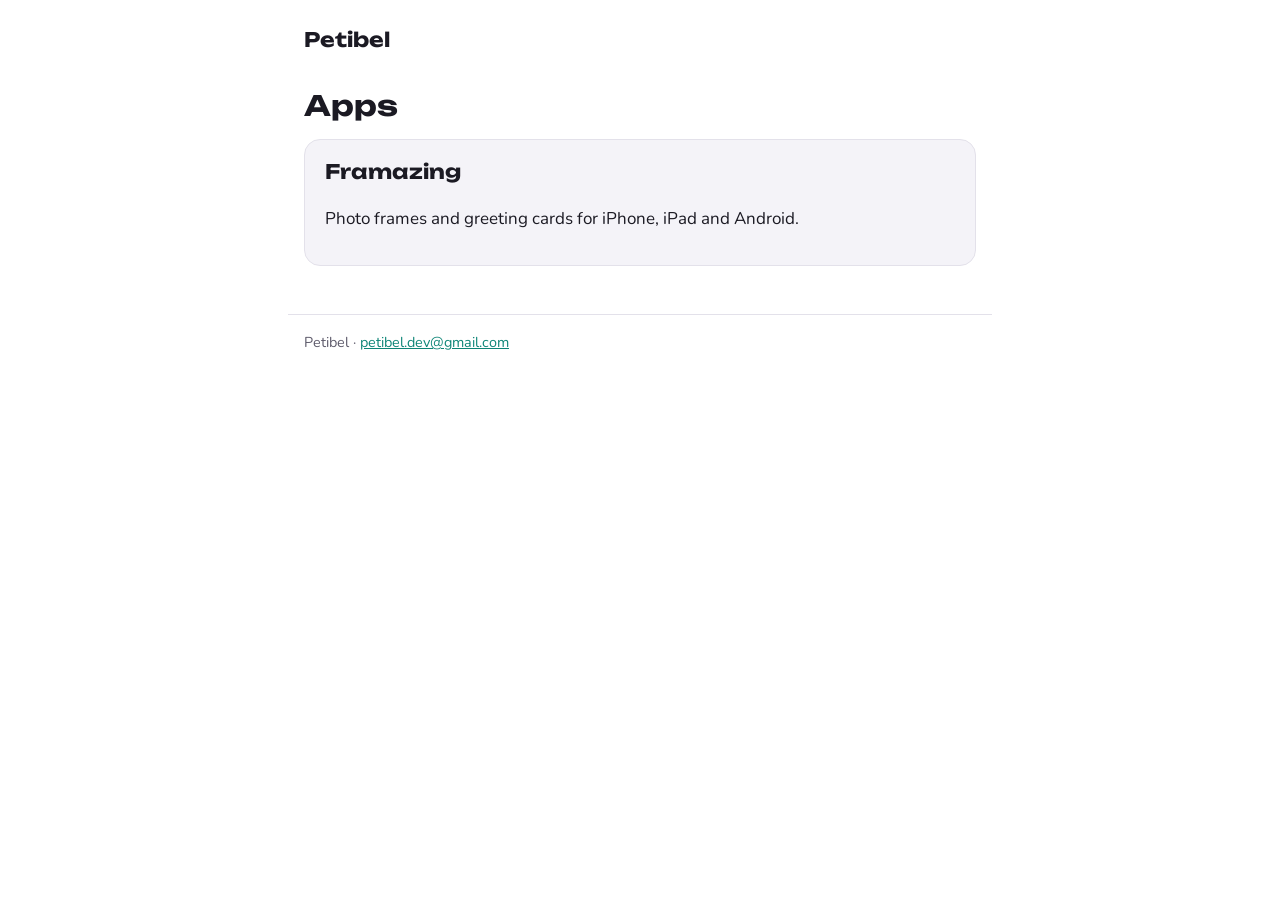
<file: index.html>
<!doctype html>
<html lang="en">
  <head>
    <meta charset="utf-8" />
    <meta name="viewport" content="width=device-width, initial-scale=1" />
    <title>Petibel Apps</title>
    <meta name="description" content="Apps by Petibel." />
    <link rel="preconnect" href="https://fonts.googleapis.com" />
    <link rel="preconnect" href="https://fonts.gstatic.com" crossorigin />
    <link href="https://fonts.googleapis.com/css2?family=Nunito:wght@400;700&family=Unbounded:wght@700&display=swap" rel="stylesheet" />
    <link rel="stylesheet" href="/style.css" />
  </head>
  <body>
    <header>
      <span class="brand">Petibel</span>
    </header>
    <main>
      <h1>Apps</h1>
      <div class="card">
        <a class="brand" href="/framazing/">Framazing</a>
        <p>Photo frames and greeting cards for iPhone, iPad and Android.</p>
      </div>
    </main>
    <footer>Petibel · <a href="mailto:petibel.dev@gmail.com">petibel.dev@gmail.com</a></footer>
  </body>
</html>
</file>
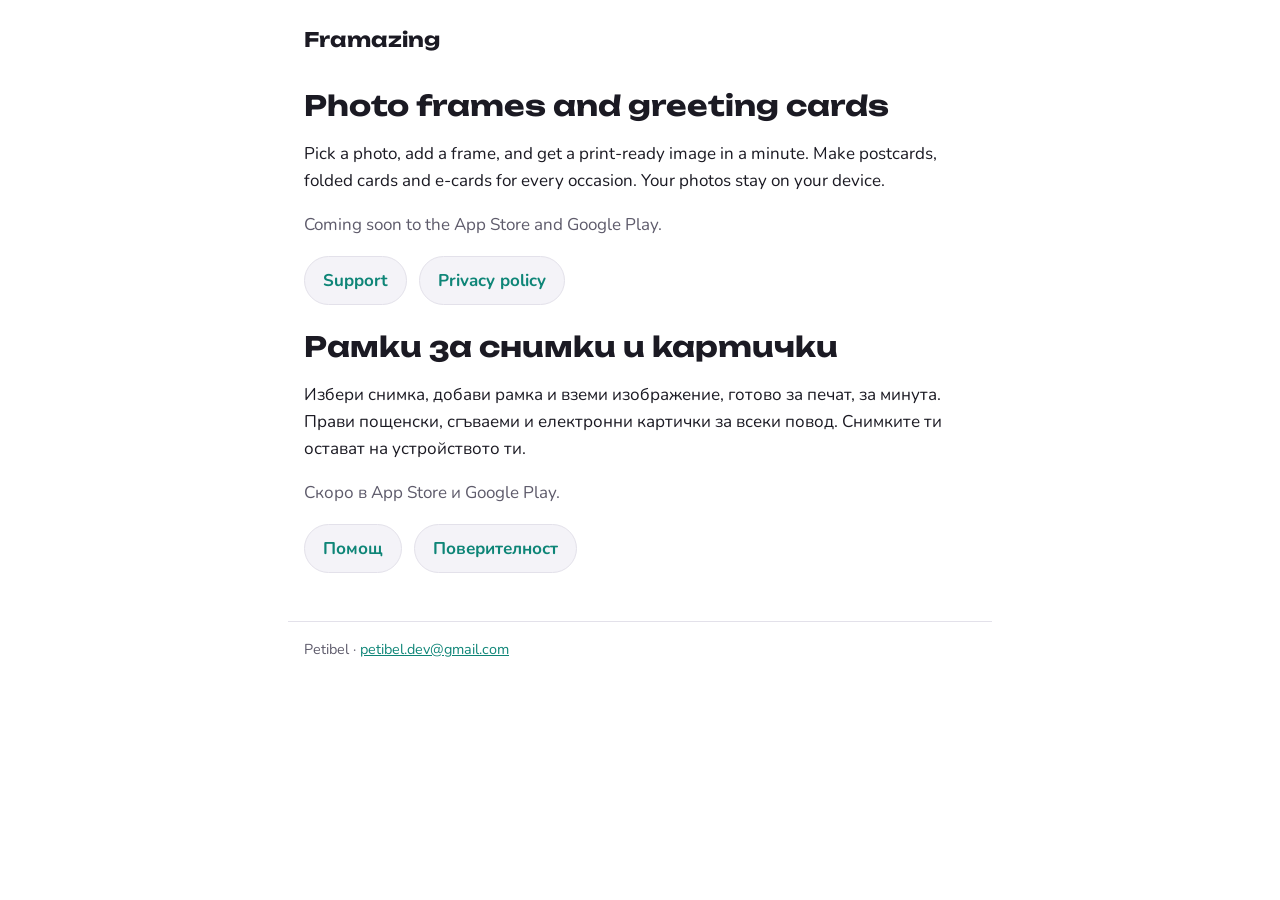
<file: framazing/index.html>
<!doctype html>
<html lang="en">
  <head>
    <meta charset="utf-8" />
    <meta name="viewport" content="width=device-width, initial-scale=1" />
    <title>Framazing</title>
    <meta name="description" content="Framazing (Рамкастично): photo frames and greeting cards for iPhone, iPad and Android." />
    <link rel="preconnect" href="https://fonts.googleapis.com" />
    <link rel="preconnect" href="https://fonts.gstatic.com" crossorigin />
    <link href="https://fonts.googleapis.com/css2?family=Nunito:wght@400;700&family=Unbounded:wght@700&display=swap" rel="stylesheet" />
    <link rel="stylesheet" href="/style.css" />
  </head>
  <body>
    <header>
      <span class="brand">Framazing</span>
    </header>
    <main>
      <h1>Photo frames and greeting cards</h1>
      <p>
        Pick a photo, add a frame, and get a print-ready image in a minute. Make postcards,
        folded cards and e-cards for every occasion. Your photos stay on your device.
      </p>
      <p class="muted">Coming soon to the App Store and Google Play.</p>
      <ul class="links">
        <li><a href="/framazing/support/">Support</a></li>
        <li><a href="/framazing/privacy/">Privacy policy</a></li>
      </ul>

      <h1 lang="bg">Рамки за снимки и картички</h1>
      <div lang="bg">
        <p>
          Избери снимка, добави рамка и вземи изображение, готово за печат, за минута. Прави
          пощенски, сгъваеми и електронни картички за всеки повод. Снимките ти остават на
          устройството ти.
        </p>
        <p class="muted">Скоро в App Store и Google Play.</p>
        <ul class="links">
          <li><a href="/framazing/support/bg/">Помощ</a></li>
          <li><a href="/framazing/privacy/bg/">Поверителност</a></li>
        </ul>
      </div>
    </main>
    <footer>Petibel · <a href="mailto:petibel.dev@gmail.com">petibel.dev@gmail.com</a></footer>
  </body>
</html>
</file>
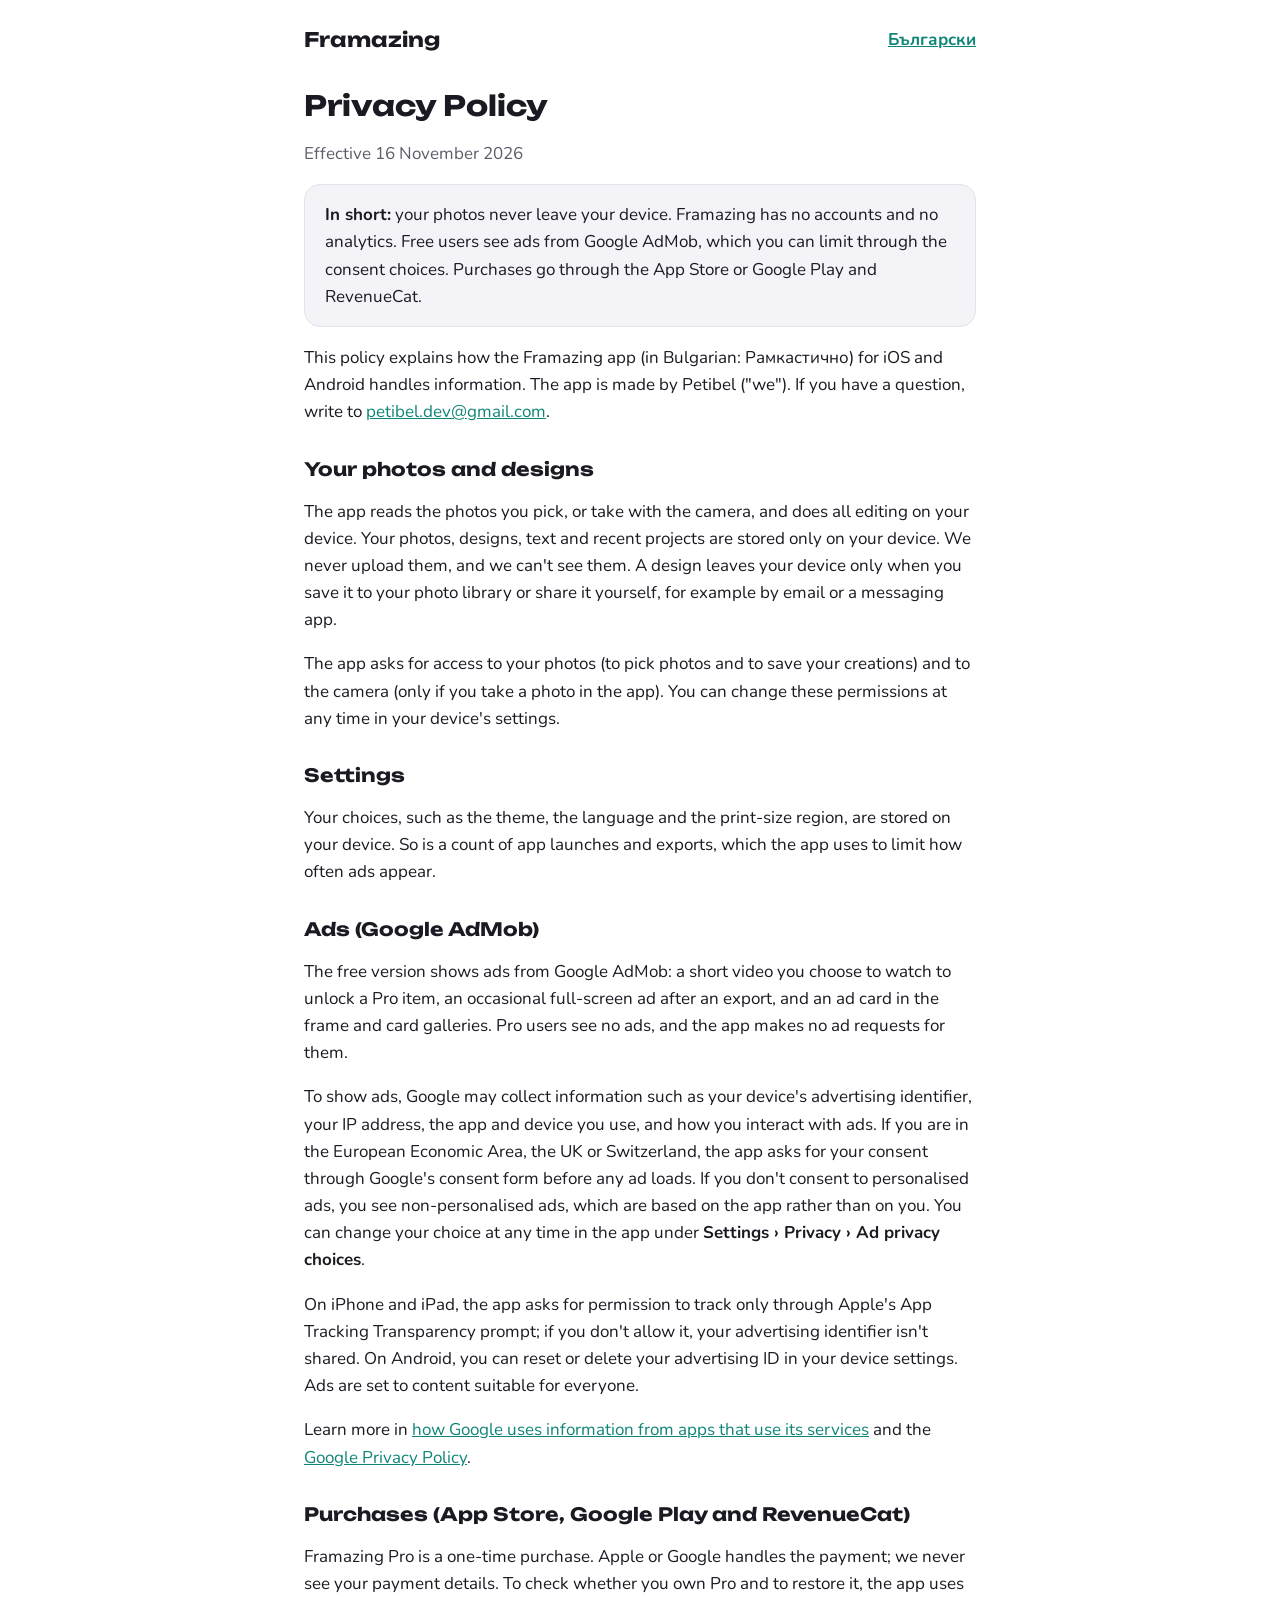
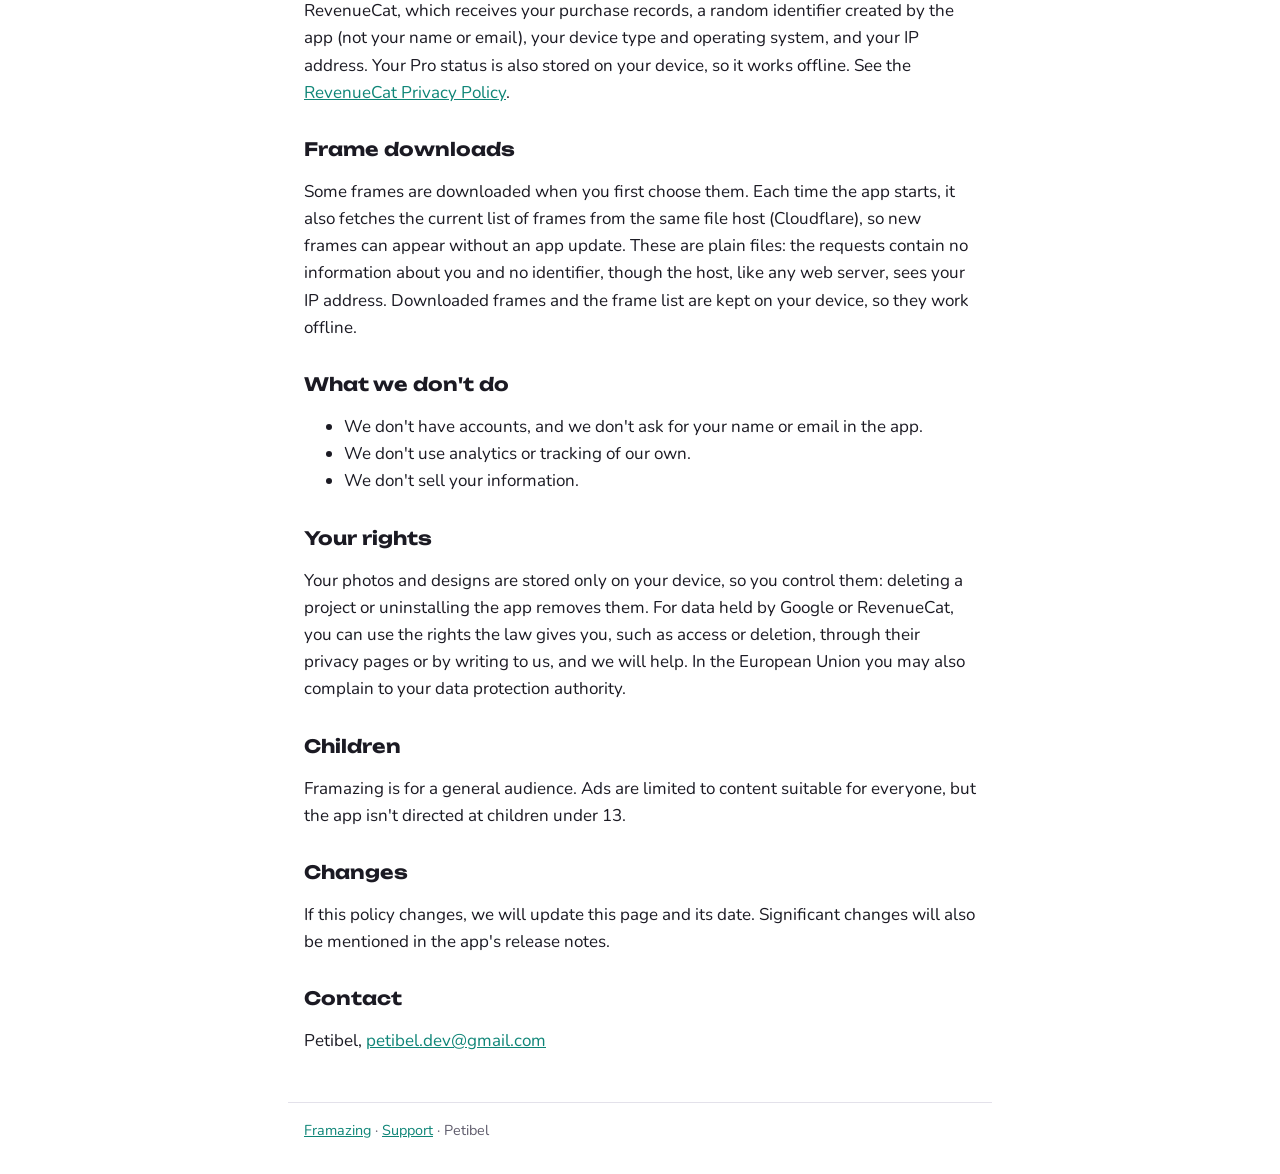
<file: framazing/privacy/index.html>
<!doctype html>
<html lang="en">
  <head>
    <meta charset="utf-8" />
    <meta name="viewport" content="width=device-width, initial-scale=1" />
    <title>Framazing Privacy Policy</title>
    <meta name="description" content="How the Framazing app handles your data: your photos stay on your device." />
    <link rel="preconnect" href="https://fonts.googleapis.com" />
    <link rel="preconnect" href="https://fonts.gstatic.com" crossorigin />
    <link href="https://fonts.googleapis.com/css2?family=Nunito:wght@400;700&family=Unbounded:wght@700&display=swap" rel="stylesheet" />
    <link rel="stylesheet" href="/style.css" />
  </head>
  <body>
    <header>
      <a class="brand" href="/framazing/">Framazing</a>
      <a class="lang" href="/framazing/privacy/bg/" hreflang="bg" lang="bg">Български</a>
    </header>
    <main>
      <h1>Privacy Policy</h1>
      <p class="muted">Effective 16 November 2026</p>

      <div class="card">
        <strong>In short:</strong> your photos never leave your device. Framazing has no
        accounts and no analytics. Free users see ads from Google AdMob, which you can limit
        through the consent choices. Purchases go through the App Store or Google Play and
        RevenueCat.
      </div>

      <p>
        This policy explains how the Framazing app (in Bulgarian: Рамкастично) for iOS and
        Android handles information. The app is made by Petibel ("we"). If you have a question,
        write to <a href="mailto:petibel.dev@gmail.com">petibel.dev@gmail.com</a>.
      </p>

      <h2>Your photos and designs</h2>
      <p>
        The app reads the photos you pick, or take with the camera, and does all editing on your
        device. Your photos, designs, text and recent projects are stored only on your device.
        We never upload them, and we can't see them. A design leaves your device only when you
        save it to your photo library or share it yourself, for example by email or a messaging
        app.
      </p>
      <p>
        The app asks for access to your photos (to pick photos and to save your creations) and to
        the camera (only if you take a photo in the app). You can change these permissions at any
        time in your device's settings.
      </p>

      <h2>Settings</h2>
      <p>
        Your choices, such as the theme, the language and the print-size region, are stored on
        your device. So is a count of app launches and exports, which the app uses to limit how
        often ads appear.
      </p>

      <h2>Ads (Google AdMob)</h2>
      <p>
        The free version shows ads from Google AdMob: a short video you choose to watch to unlock
        a Pro item, an occasional full-screen ad after an export, and an ad card in the frame and
        card galleries. Pro users see no ads, and the app makes no ad requests for them.
      </p>
      <p>
        To show ads, Google may collect information such as your device's advertising identifier,
        your IP address, the app and device you use, and how you interact with ads. If you are in
        the European Economic Area, the UK or Switzerland, the app asks for your consent through
        Google's consent form before any ad loads. If you don't consent to personalised ads, you
        see non-personalised ads, which are based on the app rather than on you. You can change
        your choice at any time in the app under <strong>Settings › Privacy › Ad privacy choices</strong>.
      </p>
      <p>
        On iPhone and iPad, the app asks for permission to track only through Apple's App
        Tracking Transparency prompt; if you don't allow it, your advertising identifier isn't
        shared. On Android, you can reset or delete your advertising ID in your device settings.
        Ads are set to content suitable for everyone.
      </p>
      <p>
        Learn more in
        <a href="https://policies.google.com/technologies/partner-sites">how Google uses information from apps that use its services</a>
        and the <a href="https://policies.google.com/privacy">Google Privacy Policy</a>.
      </p>

      <h2>Purchases (App Store, Google Play and RevenueCat)</h2>
      <p>
        Framazing Pro is a one-time purchase. Apple or Google handles the payment; we never see
        your payment details. To check whether you own Pro and to restore it, the app uses
        RevenueCat, which receives your purchase records, a random identifier created by the app
        (not your name or email), your device type and operating system, and your IP address.
        Your Pro status is also stored on your device, so it works offline. See the
        <a href="https://www.revenuecat.com/privacy">RevenueCat Privacy Policy</a>.
      </p>

      <h2>Frame downloads</h2>
      <p>
        Some frames are downloaded when you first choose them. Each time the app starts, it also
        fetches the current list of frames from the same file host (Cloudflare), so new frames can
        appear without an app update. These are plain files: the requests contain no information
        about you and no identifier, though the host, like any web server, sees your IP address.
        Downloaded frames and the frame list are kept on your device, so they work offline.
      </p>

      <h2>What we don't do</h2>
      <ul>
        <li>We don't have accounts, and we don't ask for your name or email in the app.</li>
        <li>We don't use analytics or tracking of our own.</li>
        <li>We don't sell your information.</li>
      </ul>

      <h2>Your rights</h2>
      <p>
        Your photos and designs are stored only on your device, so you control them: deleting a
        project or uninstalling the app removes them. For data held by Google or RevenueCat, you
        can use the rights the law gives you, such as access or deletion, through their privacy
        pages or by writing to us, and we will help. In the European Union you may also complain
        to your data protection authority.
      </p>

      <h2>Children</h2>
      <p>
        Framazing is for a general audience. Ads are limited to content suitable for everyone,
        but the app isn't directed at children under 13.
      </p>

      <h2>Changes</h2>
      <p>
        If this policy changes, we will update this page and its date. Significant changes will
        also be mentioned in the app's release notes.
      </p>

      <h2>Contact</h2>
      <p>Petibel, <a href="mailto:petibel.dev@gmail.com">petibel.dev@gmail.com</a></p>
    </main>
    <footer>
      <a href="/framazing/">Framazing</a> · <a href="/framazing/support/">Support</a> ·
      Petibel
    </footer>
  </body>
</html>
</file>
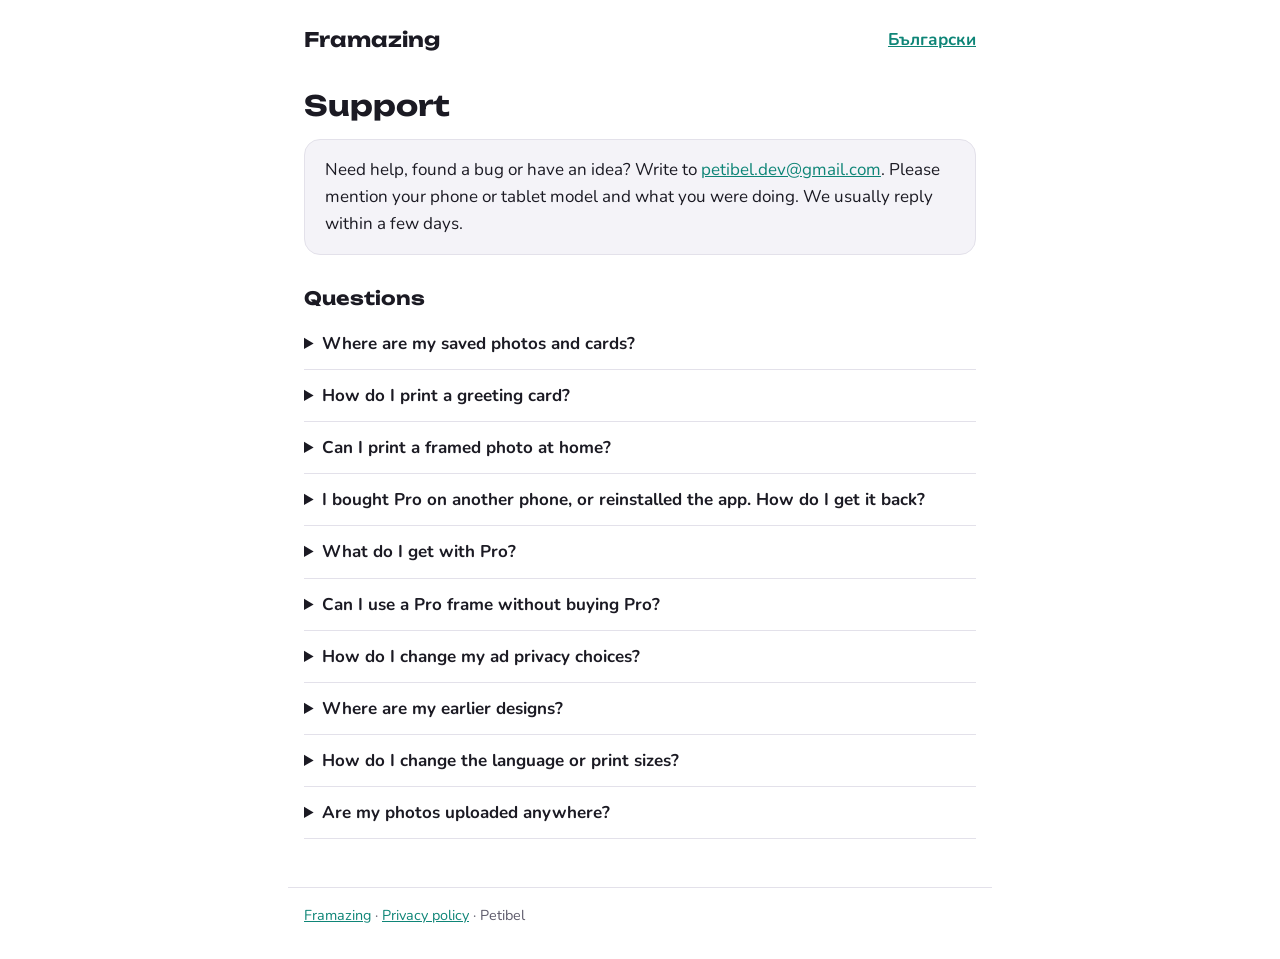
<file: framazing/support/index.html>
<!doctype html>
<html lang="en">
  <head>
    <meta charset="utf-8" />
    <meta name="viewport" content="width=device-width, initial-scale=1" />
    <title>Framazing Support</title>
    <meta name="description" content="Help with the Framazing app: saving, sharing, printing, Pro and ads." />
    <link rel="preconnect" href="https://fonts.googleapis.com" />
    <link rel="preconnect" href="https://fonts.gstatic.com" crossorigin />
    <link href="https://fonts.googleapis.com/css2?family=Nunito:wght@400;700&family=Unbounded:wght@700&display=swap" rel="stylesheet" />
    <link rel="stylesheet" href="/style.css" />
  </head>
  <body>
    <header>
      <a class="brand" href="/framazing/">Framazing</a>
      <a class="lang" href="/framazing/support/bg/" hreflang="bg" lang="bg">Български</a>
    </header>
    <main>
      <h1>Support</h1>
      <div class="card">
        Need help, found a bug or have an idea? Write to
        <a href="mailto:petibel.dev@gmail.com?subject=Framazing">petibel.dev@gmail.com</a>.
        Please mention your phone or tablet model and what you were doing. We usually reply
        within a few days.
      </div>

      <h2>Questions</h2>

      <details>
        <summary>Where are my saved photos and cards?</summary>
        <p>
          In your photo library, in an album called <strong>Framazing</strong>. If you gave the
          app access to add photos only, they are in your library without the album.
        </p>
      </details>

      <details>
        <summary>How do I print a greeting card?</summary>
        <p>
          Choose <strong>PDF for printing</strong> on the export screen and share it, for example
          by email to a print shop or to Files. Print it at 100% (actual size). A folded card is
          printed on both sides of the sheet and folded in half.
        </p>
      </details>

      <details>
        <summary>Can I print a framed photo at home?</summary>
        <p>
          Yes. Choose the print size when you start, then save or share the image. It is made at
          300 DPI in the exact size, so print it at 100% without fitting it to the page.
        </p>
      </details>

      <details>
        <summary>I bought Pro on another phone, or reinstalled the app. How do I get it back?</summary>
        <p>
          Open <strong>Settings</strong> and tap <strong>Restore purchase</strong>. Use the same
          Apple ID or Google account you bought it with. Pro is a one-time purchase, with no
          subscription.
        </p>
      </details>

      <details>
        <summary>What do I get with Pro?</summary>
        <p>
          All frames and greeting cards, every print size and folded cards, all shapes, filters,
          fonts and stickers, up to 3 photos in a design, no ads and no watermark.
        </p>
      </details>

      <details>
        <summary>Can I use a Pro frame without buying Pro?</summary>
        <p>
          Yes. Watch a short ad to use it in that design, or watch one when you export a design
          with other Pro items. Without an internet connection, the item unlocks after a short
          wait.
        </p>
      </details>

      <details>
        <summary>How do I change my ad privacy choices?</summary>
        <p>
          Open <strong>Settings › Privacy › Ad privacy choices</strong>. This option appears
          where the law requires it, for example in the European Union.
        </p>
      </details>

      <details>
        <summary>Where are my earlier designs?</summary>
        <p>
          Your last three projects are on the home screen under <strong>Recent</strong>. Older
          projects aren't kept, so save the ones you like to your photo library.
        </p>
      </details>

      <details>
        <summary>How do I change the language or print sizes?</summary>
        <p>
          Open <strong>Settings</strong>. The app speaks English and Bulgarian, and offers
          European or UK print sizes.
        </p>
      </details>

      <details>
        <summary>Are my photos uploaded anywhere?</summary>
        <p>
          No. All editing happens on your device. See the
          <a href="/framazing/privacy/">privacy policy</a>.
        </p>
      </details>
    </main>
    <footer>
      <a href="/framazing/">Framazing</a> · <a href="/framazing/privacy/">Privacy policy</a> ·
      Petibel
    </footer>
  </body>
</html>
</file>
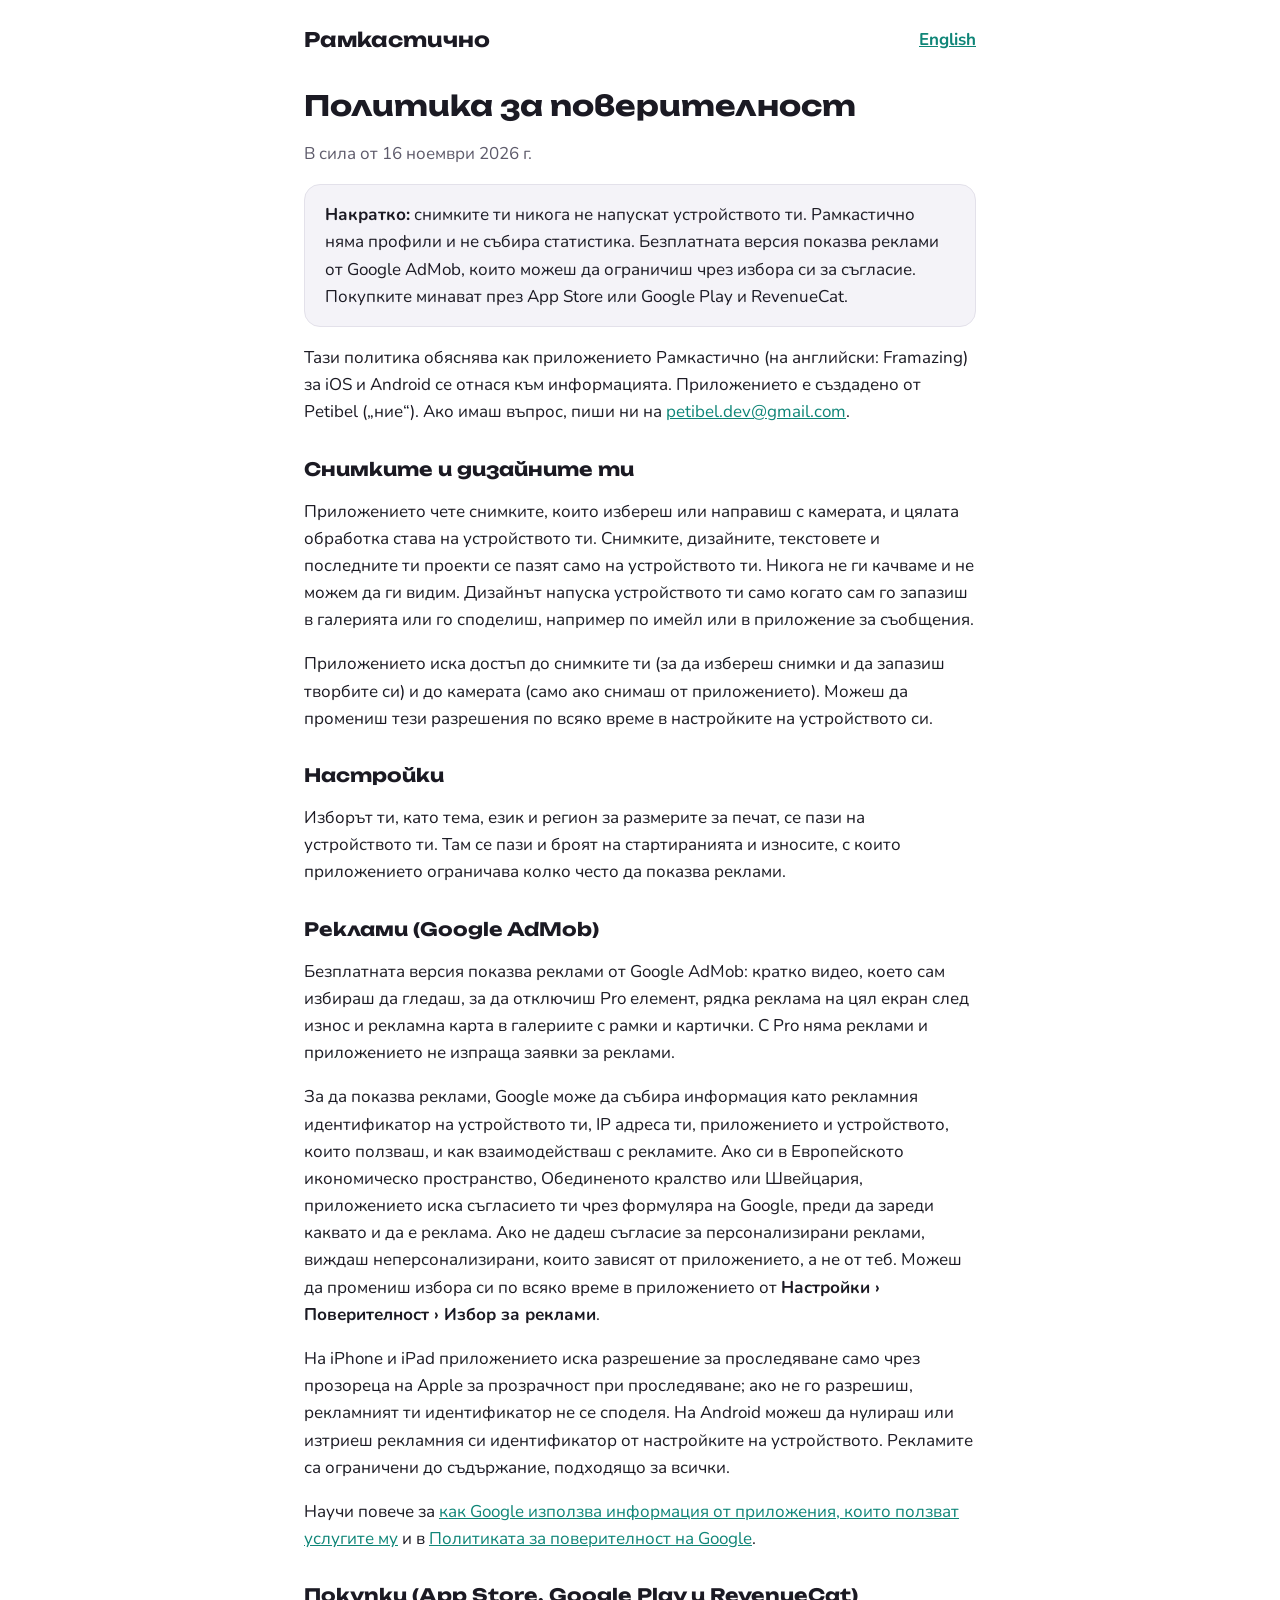
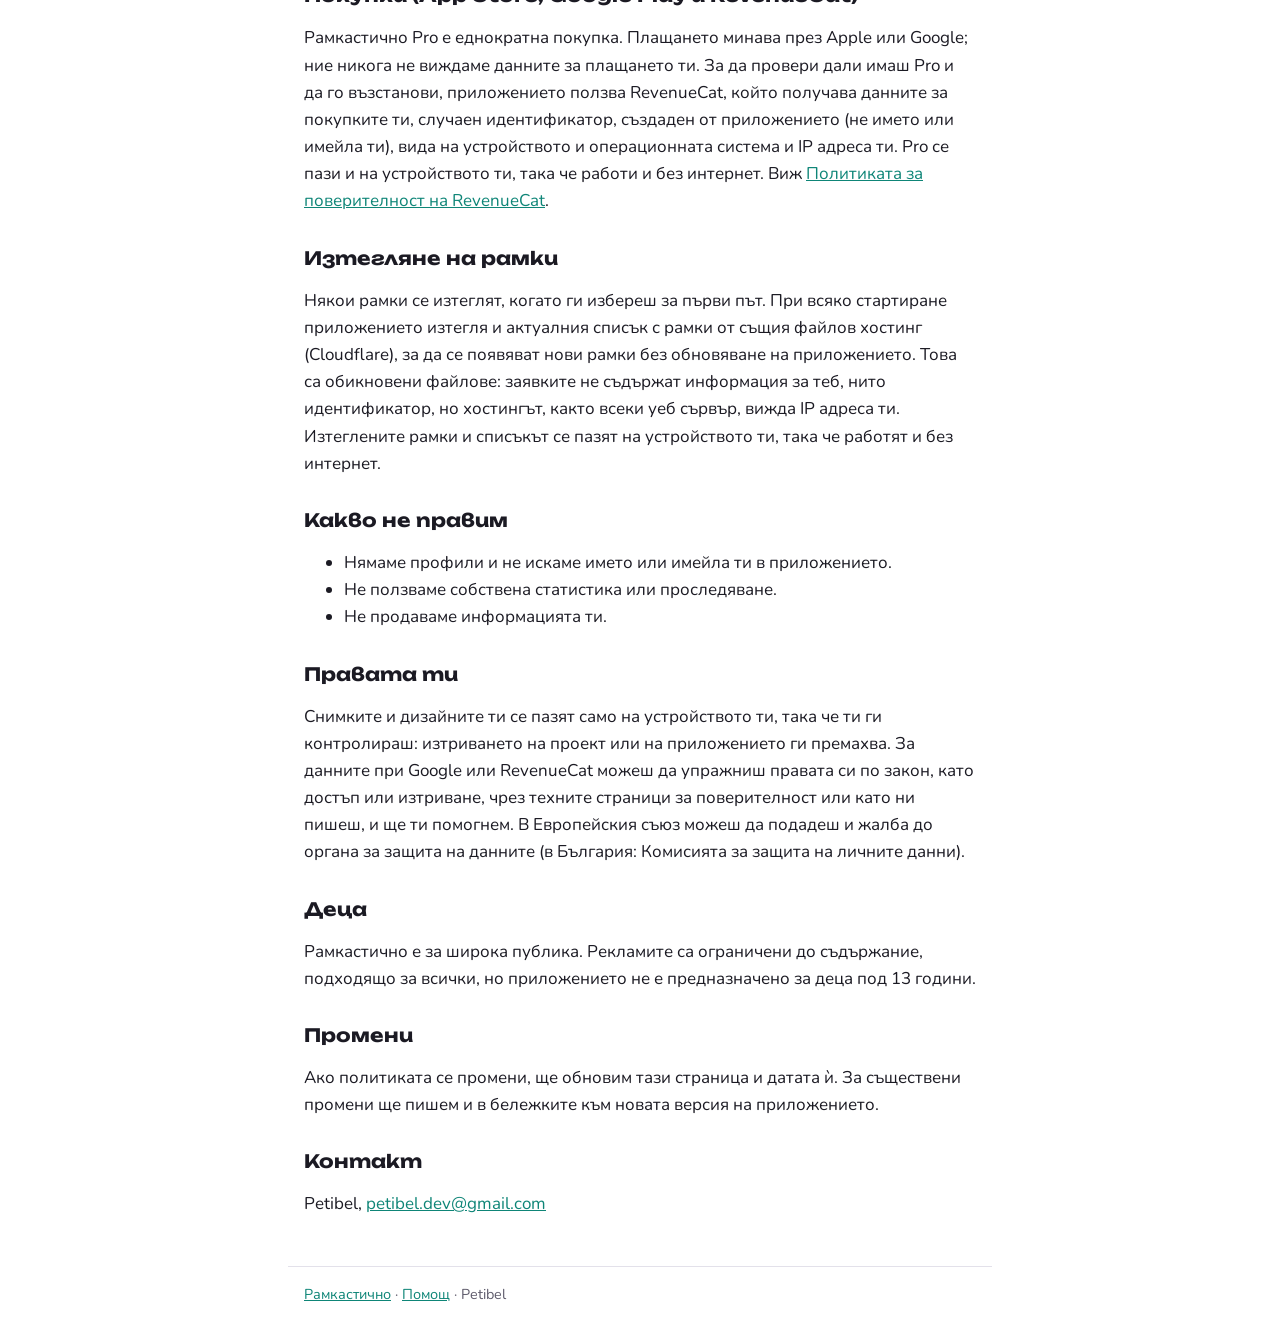
<file: framazing/privacy/bg/index.html>
<!doctype html>
<html lang="bg">
  <head>
    <meta charset="utf-8" />
    <meta name="viewport" content="width=device-width, initial-scale=1" />
    <title>Рамкастично: поверителност</title>
    <meta name="description" content="Как приложението Рамкастично се грижи за данните ти: снимките ти остават на устройството ти." />
    <link rel="preconnect" href="https://fonts.googleapis.com" />
    <link rel="preconnect" href="https://fonts.gstatic.com" crossorigin />
    <link href="https://fonts.googleapis.com/css2?family=Nunito:wght@400;700&family=Unbounded:wght@700&display=swap" rel="stylesheet" />
    <link rel="stylesheet" href="/style.css" />
  </head>
  <body>
    <header>
      <a class="brand" href="/framazing/">Рамкастично</a>
      <a class="lang" href="/framazing/privacy/" hreflang="en" lang="en">English</a>
    </header>
    <main>
      <h1>Политика за поверителност</h1>
      <p class="muted">В сила от 16 ноември 2026 г.</p>

      <div class="card">
        <strong>Накратко:</strong> снимките ти никога не напускат устройството ти. Рамкастично
        няма профили и не събира статистика. Безплатната версия показва реклами от Google AdMob,
        които можеш да ограничиш чрез избора си за съгласие. Покупките минават през App Store
        или Google Play и RevenueCat.
      </div>

      <p>
        Тази политика обяснява как приложението Рамкастично (на английски: Framazing) за iOS и
        Android се отнася към информацията. Приложението е създадено от Petibel („ние“). Ако
        имаш въпрос, пиши ни на <a href="mailto:petibel.dev@gmail.com">petibel.dev@gmail.com</a>.
      </p>

      <h2>Снимките и дизайните ти</h2>
      <p>
        Приложението чете снимките, които избереш или направиш с камерата, и цялата обработка
        става на устройството ти. Снимките, дизайните, текстовете и последните ти проекти се
        пазят само на устройството ти. Никога не ги качваме и не можем да ги видим. Дизайнът
        напуска устройството ти само когато сам го запазиш в галерията или го споделиш,
        например по имейл или в приложение за съобщения.
      </p>
      <p>
        Приложението иска достъп до снимките ти (за да избереш снимки и да запазиш творбите си)
        и до камерата (само ако снимаш от приложението). Можеш да промениш тези разрешения по
        всяко време в настройките на устройството си.
      </p>

      <h2>Настройки</h2>
      <p>
        Изборът ти, като тема, език и регион за размерите за печат, се пази на устройството ти.
        Там се пази и броят на стартиранията и износите, с които приложението ограничава колко
        често да показва реклами.
      </p>

      <h2>Реклами (Google AdMob)</h2>
      <p>
        Безплатната версия показва реклами от Google AdMob: кратко видео, което сам избираш да
        гледаш, за да отключиш Pro елемент, рядка реклама на цял екран след износ и рекламна
        карта в галериите с рамки и картички. С Pro няма реклами и приложението не изпраща
        заявки за реклами.
      </p>
      <p>
        За да показва реклами, Google може да събира информация като рекламния идентификатор на
        устройството ти, IP адреса ти, приложението и устройството, които ползваш, и как
        взаимодействаш с рекламите. Ако си в Европейското икономическо пространство,
        Обединеното кралство или Швейцария, приложението иска съгласието ти чрез формуляра на
        Google, преди да зареди каквато и да е реклама. Ако не дадеш съгласие за персонализирани
        реклами, виждаш неперсонализирани, които зависят от приложението, а не от теб. Можеш да
        промениш избора си по всяко време в приложението от
        <strong>Настройки › Поверителност › Избор за реклами</strong>.
      </p>
      <p>
        На iPhone и iPad приложението иска разрешение за проследяване само чрез прозореца на
        Apple за прозрачност при проследяване; ако не го разрешиш, рекламният ти идентификатор
        не се споделя. На Android можеш да нулираш или изтриеш рекламния си идентификатор от
        настройките на устройството. Рекламите са ограничени до съдържание, подходящо за всички.
      </p>
      <p>
        Научи повече за
        <a href="https://policies.google.com/technologies/partner-sites?hl=bg">как Google използва информация от приложения, които ползват услугите му</a>
        и в <a href="https://policies.google.com/privacy?hl=bg">Политиката за поверителност на Google</a>.
      </p>

      <h2>Покупки (App Store, Google Play и RevenueCat)</h2>
      <p>
        Рамкастично Pro е еднократна покупка. Плащането минава през Apple или Google; ние никога
        не виждаме данните за плащането ти. За да провери дали имаш Pro и да го възстанови,
        приложението ползва RevenueCat, който получава данните за покупките ти, случаен
        идентификатор, създаден от приложението (не името или имейла ти), вида на устройството
        и операционната система и IP адреса ти. Pro се пази и на устройството ти, така че
        работи и без интернет. Виж
        <a href="https://www.revenuecat.com/privacy">Политиката за поверителност на RevenueCat</a>.
      </p>

      <h2>Изтегляне на рамки</h2>
      <p>
        Някои рамки се изтеглят, когато ги избереш за първи път. При всяко стартиране
        приложението изтегля и актуалния списък с рамки от същия файлов хостинг (Cloudflare), за
        да се появяват нови рамки без обновяване на приложението. Това са обикновени файлове:
        заявките не съдържат информация за теб, нито идентификатор, но хостингът, както всеки
        уеб сървър, вижда IP адреса ти. Изтеглените рамки и списъкът се пазят на устройството
        ти, така че работят и без интернет.
      </p>

      <h2>Какво не правим</h2>
      <ul>
        <li>Нямаме профили и не искаме името или имейла ти в приложението.</li>
        <li>Не ползваме собствена статистика или проследяване.</li>
        <li>Не продаваме информацията ти.</li>
      </ul>

      <h2>Правата ти</h2>
      <p>
        Снимките и дизайните ти се пазят само на устройството ти, така че ти ги контролираш:
        изтриването на проект или на приложението ги премахва. За данните при Google или
        RevenueCat можеш да упражниш правата си по закон, като достъп или изтриване, чрез техните
        страници за поверителност или като ни пишеш, и ще ти помогнем. В Европейския съюз можеш
        да подадеш и жалба до органа за защита на данните (в България: Комисията за защита на
        личните данни).
      </p>

      <h2>Деца</h2>
      <p>
        Рамкастично е за широка публика. Рекламите са ограничени до съдържание, подходящо за
        всички, но приложението не е предназначено за деца под 13 години.
      </p>

      <h2>Промени</h2>
      <p>
        Ако политиката се промени, ще обновим тази страница и датата ѝ. За съществени промени ще
        пишем и в бележките към новата версия на приложението.
      </p>

      <h2>Контакт</h2>
      <p>Petibel, <a href="mailto:petibel.dev@gmail.com">petibel.dev@gmail.com</a></p>
    </main>
    <footer>
      <a href="/framazing/">Рамкастично</a> · <a href="/framazing/support/bg/">Помощ</a> ·
      Petibel
    </footer>
  </body>
</html>
</file>
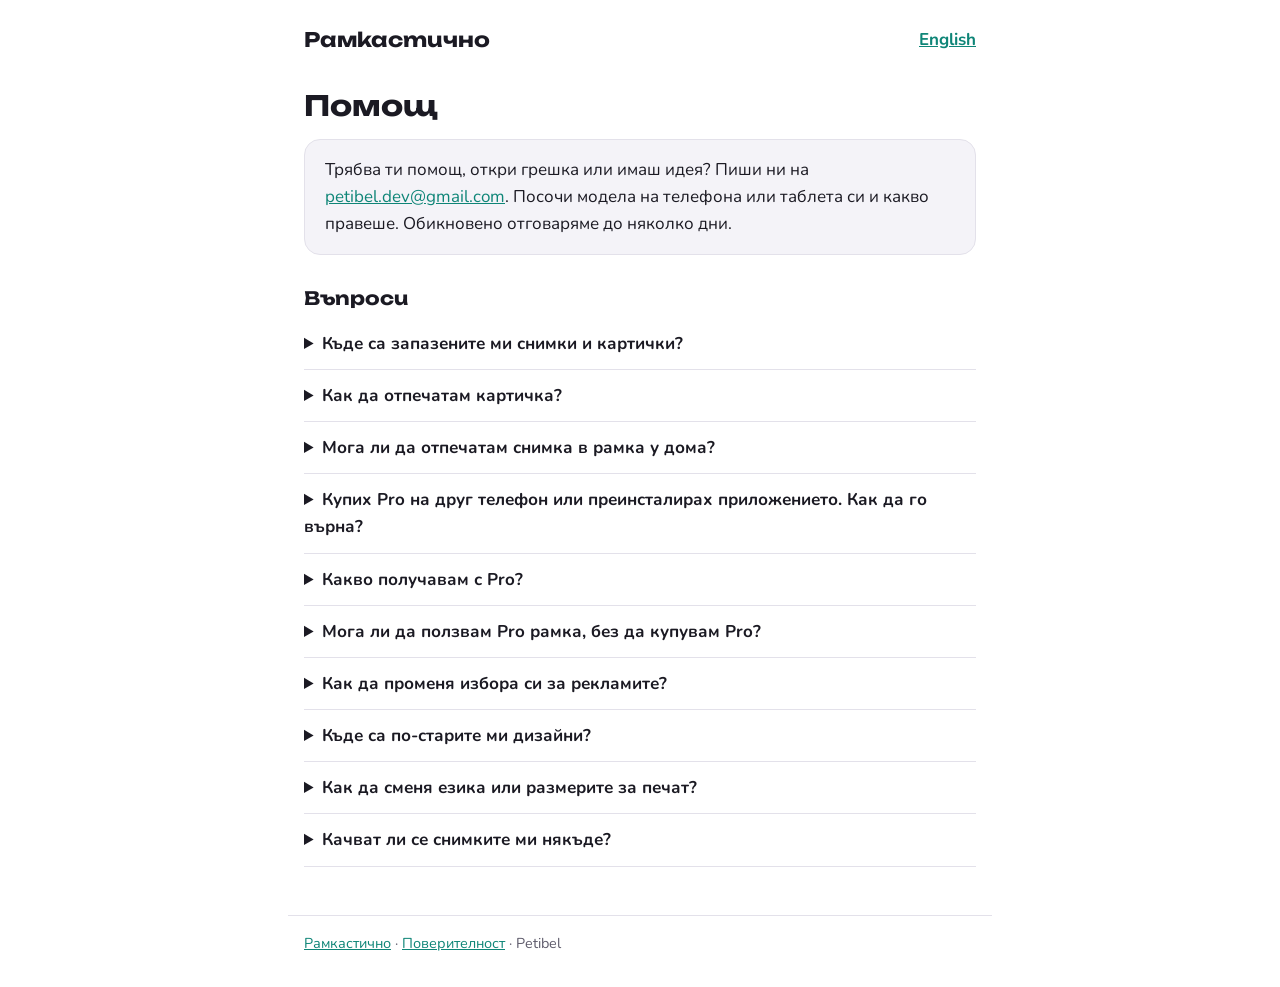
<file: framazing/support/bg/index.html>
<!doctype html>
<html lang="bg">
  <head>
    <meta charset="utf-8" />
    <meta name="viewport" content="width=device-width, initial-scale=1" />
    <title>Рамкастично: помощ</title>
    <meta name="description" content="Помощ за приложението Рамкастично: запазване, споделяне, печат, Pro и реклами." />
    <link rel="preconnect" href="https://fonts.googleapis.com" />
    <link rel="preconnect" href="https://fonts.gstatic.com" crossorigin />
    <link href="https://fonts.googleapis.com/css2?family=Nunito:wght@400;700&family=Unbounded:wght@700&display=swap" rel="stylesheet" />
    <link rel="stylesheet" href="/style.css" />
  </head>
  <body>
    <header>
      <a class="brand" href="/framazing/">Рамкастично</a>
      <a class="lang" href="/framazing/support/" hreflang="en" lang="en">English</a>
    </header>
    <main>
      <h1>Помощ</h1>
      <div class="card">
        Трябва ти помощ, откри грешка или имаш идея? Пиши ни на
        <a href="mailto:petibel.dev@gmail.com?subject=Рамкастично">petibel.dev@gmail.com</a>.
        Посочи модела на телефона или таблета си и какво правеше. Обикновено отговаряме до
        няколко дни.
      </div>

      <h2>Въпроси</h2>

      <details>
        <summary>Къде са запазените ми снимки и картички?</summary>
        <p>
          В галерията ти, в албум <strong>Framazing</strong>. Ако си позволил на приложението
          само да добавя снимки, те са в галерията без албума.
        </p>
      </details>

      <details>
        <summary>Как да отпечатам картичка?</summary>
        <p>
          Избери <strong>PDF за печат</strong> на екрана за износ и го сподели, например по имейл
          до печатница или във Файлове. Печатай в 100% (реален размер). Сгъваемата картичка се
          печата от двете страни на листа и се сгъва на две.
        </p>
      </details>

      <details>
        <summary>Мога ли да отпечатам снимка в рамка у дома?</summary>
        <p>
          Да. Избери размера за печат в началото, после запази или сподели изображението. То е в
          300 DPI и в точния размер, така че печатай в 100%, без да го нагласяш към страницата.
        </p>
      </details>

      <details>
        <summary>Купих Pro на друг телефон или преинсталирах приложението. Как да го върна?</summary>
        <p>
          Отвори <strong>Настройки</strong> и докосни <strong>Възстанови покупка</strong>. Ползвай
          същия Apple ID или Google профил, с който си купил Pro. Pro е еднократна покупка, без
          абонамент.
        </p>
      </details>

      <details>
        <summary>Какво получавам с Pro?</summary>
        <p>
          Всички рамки и картички, всички размери за печат и сгъваеми картички, всички форми,
          филтри, шрифтове и стикери, до 3 снимки в дизайн, без реклами и без воден знак.
        </p>
      </details>

      <details>
        <summary>Мога ли да ползвам Pro рамка, без да купувам Pro?</summary>
        <p>
          Да. Гледай кратка реклама, за да я ползваш в този дизайн, или гледай една при износ на
          дизайн с други Pro елементи. Без интернет елементът се отключва след кратко изчакване.
        </p>
      </details>

      <details>
        <summary>Как да променя избора си за рекламите?</summary>
        <p>
          Отвори <strong>Настройки › Поверителност › Избор за реклами</strong>. Тази опция се
          показва там, където законът я изисква, например в Европейския съюз.
        </p>
      </details>

      <details>
        <summary>Къде са по-старите ми дизайни?</summary>
        <p>
          Последните три проекта са на началния екран под <strong>Последни</strong>. По-старите не
          се пазят, затова запази харесаните в галерията си.
        </p>
      </details>

      <details>
        <summary>Как да сменя езика или размерите за печат?</summary>
        <p>
          Отвори <strong>Настройки</strong>. Приложението е на български и английски и предлага
          европейски или британски размери за печат.
        </p>
      </details>

      <details>
        <summary>Качват ли се снимките ми някъде?</summary>
        <p>
          Не. Цялата обработка става на устройството ти. Виж
          <a href="/framazing/privacy/bg/">политиката за поверителност</a>.
        </p>
      </details>
    </main>
    <footer>
      <a href="/framazing/">Рамкастично</a> ·
      <a href="/framazing/privacy/bg/">Поверителност</a> · Petibel
    </footer>
  </body>
</html>
</file>
<file: style.css>
:root {
  --accent: #0e8577;
  --background: #ffffff;
  --surface: #f4f3f8;
  --border: #e3e1ea;
  --text: #1b1a23;
  --text-secondary: #5e5b6b;
  color-scheme: light dark;
}

@media (prefers-color-scheme: dark) {
  :root {
    --accent: #3fd1be;
    --background: #14131a;
    --surface: #24232e;
    --border: #363544;
    --text: #f4f3f8;
    --text-secondary: #b3b0c2;
  }
}

* {
  box-sizing: border-box;
}

body {
  margin: 0;
  background: var(--background);
  color: var(--text);
  font-family: 'Nunito', system-ui, -apple-system, 'Segoe UI', Roboto, sans-serif;
  font-size: 17px;
  line-height: 1.6;
}

main,
header,
footer {
  max-width: 44rem;
  margin: 0 auto;
  padding: 0 16px;
}

header {
  display: flex;
  align-items: center;
  justify-content: space-between;
  gap: 16px;
  padding-top: 24px;
  padding-bottom: 8px;
}

.brand {
  font-family: 'Unbounded', system-ui, sans-serif;
  font-weight: 700;
  font-size: 1.25rem;
  color: var(--text);
  text-decoration: none;
}

.lang {
  font-weight: 700;
}

h1,
h2 {
  font-family: 'Unbounded', system-ui, sans-serif;
  line-height: 1.25;
}

h1 {
  font-size: 1.75rem;
  margin: 24px 0 8px;
}

h2 {
  font-size: 1.15rem;
  margin: 32px 0 8px;
}

a {
  color: var(--accent);
}

.muted {
  color: var(--text-secondary);
}

.card {
  background: var(--surface);
  border: 1px solid var(--border);
  border-radius: 16px;
  padding: 16px 20px;
  margin: 16px 0;
}

.links {
  display: flex;
  flex-wrap: wrap;
  gap: 12px;
  padding: 0;
  list-style: none;
}

.links a {
  display: inline-block;
  padding: 10px 18px;
  border-radius: 999px;
  border: 1px solid var(--border);
  background: var(--surface);
  font-weight: 700;
  text-decoration: none;
}

details {
  border-bottom: 1px solid var(--border);
  padding: 12px 0;
}

summary {
  cursor: pointer;
  font-weight: 700;
}

footer {
  margin-top: 48px;
  padding-top: 16px;
  padding-bottom: 32px;
  border-top: 1px solid var(--border);
  color: var(--text-secondary);
  font-size: 0.9rem;
}
</file>
